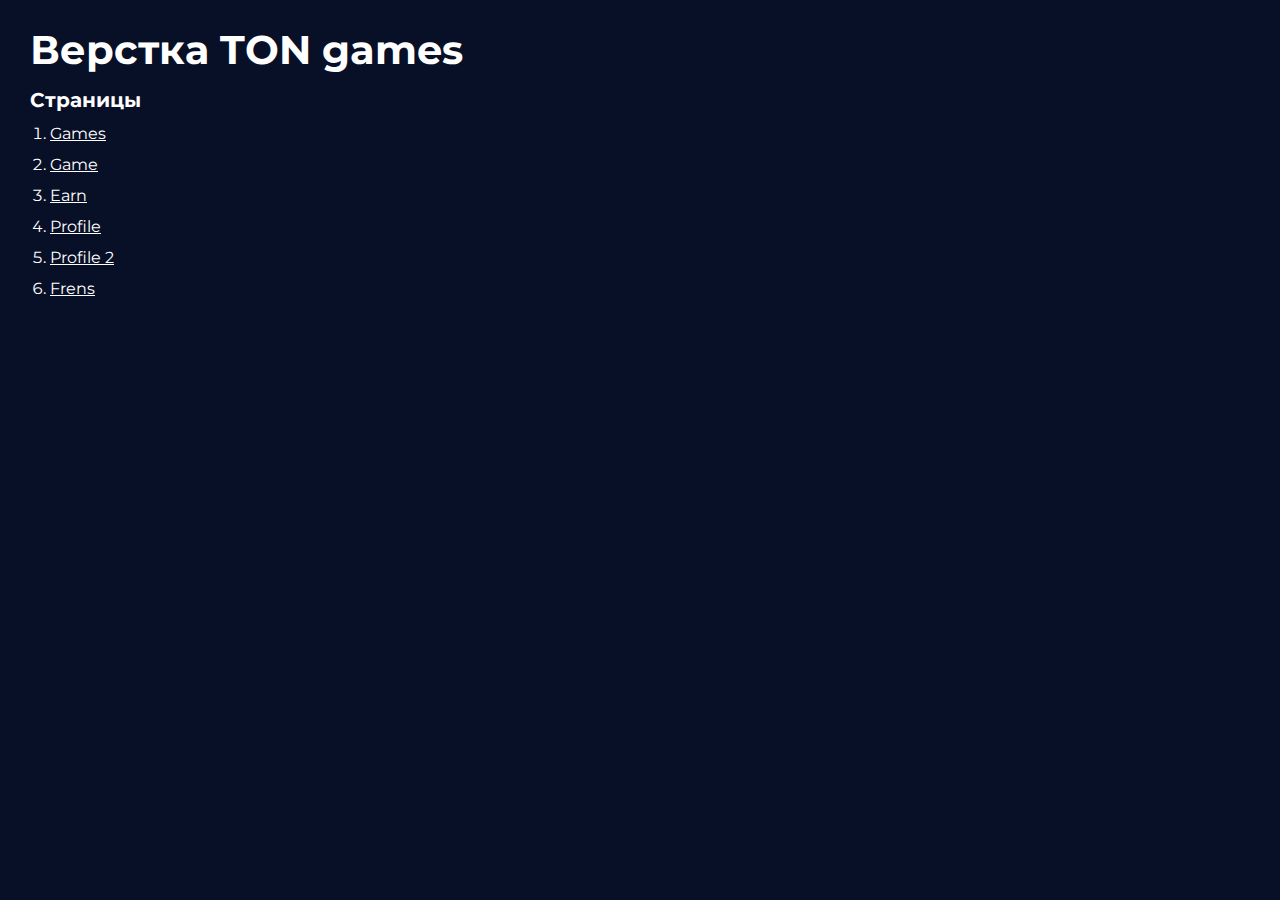
<file: index.html>
<!DOCTYPE html>
<html>

<head>
  <meta charset="UTF-8">
  <meta name="viewport" content="width=device-width, initial-scale=1.0">
  <title>Верстка TON games</title>
</head>

<body>
  <div class="rootpage">
    <h1>Верстка TON games</h1>

    <h2>Страницы</h2>
    <ol class="rootpage__list">
      <li><a target="_blank" href="games.html">Games</a></li>
      <li><a target="_blank" href="game.html">Game</a></li>
      <li><a target="_blank" href="earn.html">Earn</a></li>
      <li><a target="_blank" href="profile.html">Profile</a></li>
      <li><a target="_blank" href="profile_2.html">Profile 2</a></li>
      <li><a target="_blank" href="frens.html">Frens</a></li>

    </ol>

  </div>
</body>
<style>
  @charset "UTF-8";
  @import url("https://fonts.googleapis.com/css?family=Montserrat:regular,700&display=swap");

  *,
  *::before,
  *::after {
    padding: 0px;
    margin: 0px;
    border: 0px;
    box-sizing: border-box;
  }

  html,
  body {
    height: 100%;
    margin: 0;
    padding: 0;
    min-width: 320px;
    width: 100%;
    color: #fff;
    background-color: #081028;
  }

  body {
    font-family: Montserrat;
    font-size: 100%;
    line-height: 1;
    font-size: 16px;
  }

  a {
    text-decoration: underline;
    color: #fff
  }

  a:visited {
    text-decoration: underline;
    color: #ffffff87;
  }

  a:hover {
    text-decoration: none;
  }

  ul li {
    list-style: none;
  }

  img {
    vertical-align: top;
  }

  .wrapper {
    width: 100%;
    min-height: 100%;
    overflow: hidden;
  }

  .rootpage {
    padding: 30px;
    display: flex;
    flex-direction: column;
    align-items: flex-start;
  }

  @media (max-width: 767px) {
    .rootpage {
      padding: 30px 15px;
    }
  }

  h1 {
    color: #fff;
    font-size: 2.5rem;
    margin: 0px 0px 1.25rem 0px;
  }

  @media (max-width: 767px) {
    h1 {
      font-size: 1.85rem;
      margin: 0px 0px 1.25rem 0px;
    }
  }

  h2 {
    color: #fff;
    font-size: 1.25rem;
    margin: 0px 0px 1rem 0px;
  }

  @media (max-width: 767px) {
    h2 {
      font-size: 1.125rem;
      margin: 0px 0px 1rem 0px;
    }
  }

  .rootpage__info {
    line-height: 140%;
    margin: 0px 0px 1.5rem 0px;
  }

  .rootpage__list {
    margin: 0px 0px 2.25rem 1.25rem;
  }

  .rootpage__list li:not(:last-child) {
    margin: 0px 0px 15px 0px;
  }

  .rootpage__contacts,
  .rootpage__tnx {
    border-radius: 200px;
    padding: 20px 65px;
    line-height: 140%;
  }

  @media (max-width: 767px) {

    .rootpage__contacts,
    .rootpage__tnx {
      border-radius: 40px;
      padding: 20px;
    }
  }

  .rootpage__contacts {
    background: #32b5a4;

  }

  .rootpage__contacts a {
    color: #ebe691;
  }

  .rootpage__tnx {
    background: #c22d63;
    margin: 0px 0px 1rem 0px;
  }

</style>

</html>
</file>
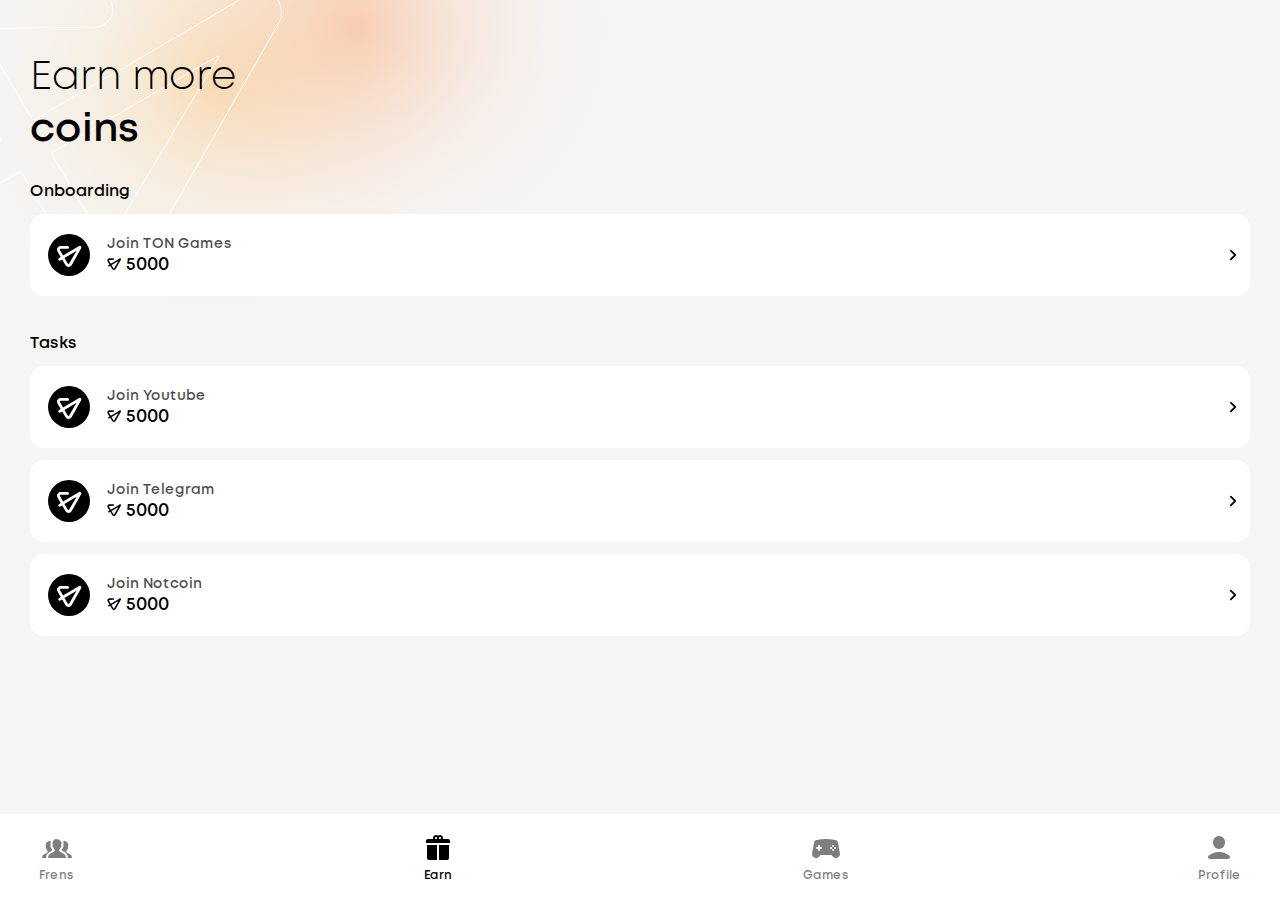
<file: earn.html>
<!DOCTYPE html>
<html lang="en">

<head>
  <meta charset="UTF-8">

   <meta name="viewport" content="width=device-width, initial-scale=1.0, viewport-fit=cover, maximum-scale=1.0, user-scalable=no">
  <!-- <link rel="shortcut icon" href="favicon.ico" type="image/x-icon"> -->
  <meta http-equiv="X-UA-Compatible" content="ie=edge">
  <title>Earn</title>
  <link rel="stylesheet" href="css/main.css">
  <script defer src="js/main.js"></script>
</head>

<body>
  <div class="wrapper">

    <aside class="sidebar">
  <nav class="sidebar__nav nav">
    <ul class="nav__list">
      <li class="nav__item">
        <a href="#" class="nav__link ">
          <svg class="nav__link-icon">
            <use xlink:href="img/sprite.svg#frens"></use>
          </svg>
          <span class="nav__link-text">Frens</span>
        </a>
      </li>
      <li class="nav__item">
        <a href="#" class="nav__link active">
          <svg class="nav__link-icon">
            <use xlink:href="img/sprite.svg#earn"></use>
          </svg>
          <span class="nav__link-text">Earn</span>
        </a>
      </li>
      <li class="nav__item">
        <a href="#" class="nav__link ">
          <svg class="nav__link-icon">
            <use xlink:href="img/sprite.svg#game"></use>
          </svg>
          <span class="nav__link-text">Games</span>
        </a>
      </li>
      <li class="nav__item">
        <a href="#" class="nav__link ">
          <svg class="nav__link-icon">
            <use xlink:href="img/sprite.svg#user"></use>
          </svg>
          <span class="nav__link-text">Profile</span>
        </a>
      </li>

    </ul>

  </nav>

</aside>

    <main class="page page--earn earn">
      <h1 class="earn__title title">Earn more <span class="title__bold">coins</span></h1>
      <div class="earn__block">
        <h2 class="earn__block-title">Onboarding</h2>
        <ul class="earn__items">
          <li class="earn__item item-earn">
            <a href="#" class="item-earn__link">
              <div class="item-earn__img">
                <img class="item-earn__icon" src="./img/svg/ton-white.svg" alt="icon">
              </div>
              <div class="item-earn__content">
                <h3 class="item-earn__title">Join TON Games</h3>
                <div class="item-earn__amount">
                  <img src="./img/svg/ton-black.svg" alt="ton">5000
                </div>
              </div>
              <svg class="item-earn__arrow">
                <use xlink:href="img/sprite.svg#arrow"></use>
              </svg>
            </a>
          </li>
        </ul>
      </div>
      <div class="earn__block">
        <h2 class="earn__block-title">Tasks</h2>
        <ul class="earn__items">

          <li class="earn__item item-earn">
            <a href="#" class="item-earn__link">
              <div class="item-earn__img">
                <img class="item-earn__icon" src="./img/svg/ton-white.svg" alt="icon">
              </div>
              <div class="item-earn__content">
                <h3 class="item-earn__title">Join Youtube</h3>
                <div class="item-earn__amount">
                  <img src="./img/svg/ton-black.svg" alt="ton">5000
                </div>
              </div>
              <svg class="item-earn__arrow">
                <use xlink:href="img/sprite.svg#arrow"></use>
              </svg>
            </a>
          </li>
          <li class="earn__item item-earn">
            <a href="#" class="item-earn__link">
              <div class="item-earn__img">
                <img class="item-earn__icon" src="./img/svg/ton-white.svg" alt="icon">
              </div>
              <div class="item-earn__content">
                <h3 class="item-earn__title">Join Telegram</h3>
                <div class="item-earn__amount">
                  <img src="./img/svg/ton-black.svg" alt="ton">5000
                </div>
              </div>
              <svg class="item-earn__arrow">
                <use xlink:href="img/sprite.svg#arrow"></use>
              </svg>
            </a>
          </li>
          <li class="earn__item item-earn">
            <a href="#" class="item-earn__link">
              <div class="item-earn__img">
                <img class="item-earn__icon" src="./img/svg/ton-white.svg" alt="icon">
              </div>
              <div class="item-earn__content">
                <h3 class="item-earn__title">Join Notcoin</h3>
                <div class="item-earn__amount">
                  <img src="./img/svg/ton-black.svg" alt="ton">5000
                </div>
              </div>
              <svg class="item-earn__arrow">
                <use xlink:href="img/sprite.svg#arrow"></use>
              </svg>
            </a>
          </li>
        </ul>
      </div>
    </main>

  </div>
</body>

</html>
</file>
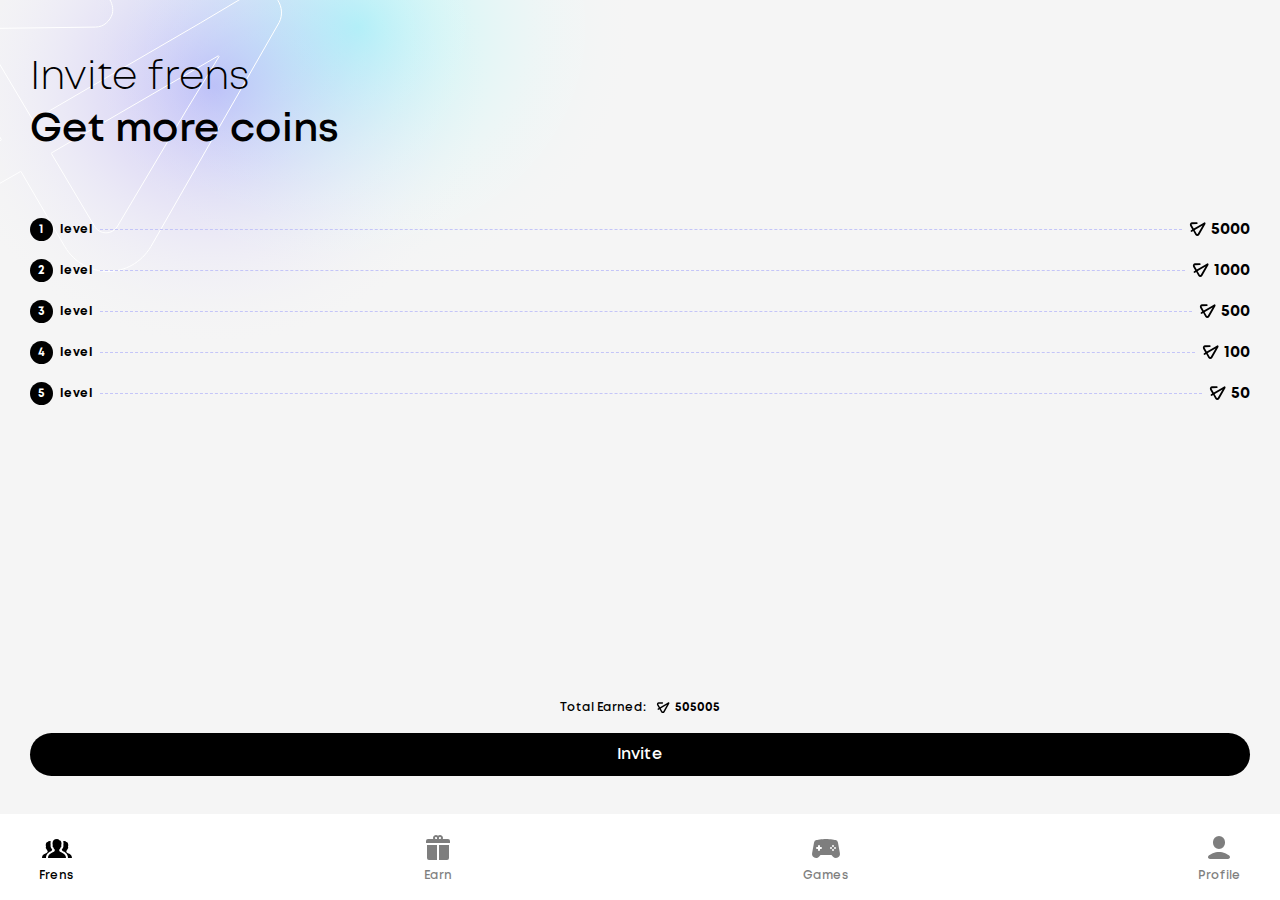
<file: frens.html>
<!DOCTYPE html>
<html lang="en">

<head>
  <meta charset="UTF-8">

   <meta name="viewport" content="width=device-width, initial-scale=1.0, viewport-fit=cover, maximum-scale=1.0, user-scalable=no">
  <!-- <link rel="shortcut icon" href="favicon.ico" type="image/x-icon"> -->
  <meta http-equiv="X-UA-Compatible" content="ie=edge">
  <title>Profile</title>
  <link rel="stylesheet" href="css/main.css">
  <script defer src="js/main.js"></script>
</head>

<body>
  <div class="wrapper">

    <aside class="sidebar">
  <nav class="sidebar__nav nav">
    <ul class="nav__list">
      <li class="nav__item">
        <a href="#" class="nav__link active">
          <svg class="nav__link-icon">
            <use xlink:href="img/sprite.svg#frens"></use>
          </svg>
          <span class="nav__link-text">Frens</span>
        </a>
      </li>
      <li class="nav__item">
        <a href="#" class="nav__link ">
          <svg class="nav__link-icon">
            <use xlink:href="img/sprite.svg#earn"></use>
          </svg>
          <span class="nav__link-text">Earn</span>
        </a>
      </li>
      <li class="nav__item">
        <a href="#" class="nav__link ">
          <svg class="nav__link-icon">
            <use xlink:href="img/sprite.svg#game"></use>
          </svg>
          <span class="nav__link-text">Games</span>
        </a>
      </li>
      <li class="nav__item">
        <a href="#" class="nav__link ">
          <svg class="nav__link-icon">
            <use xlink:href="img/sprite.svg#user"></use>
          </svg>
          <span class="nav__link-text">Profile</span>
        </a>
      </li>

    </ul>

  </nav>

</aside>

    <main class="page frens">
      <div class="frens__header">
        <h1 class="frens__title title">Invite frens <span class="title__bold">Get more coins</span></h1>
        <!-- <a href="#" class="frens__rules">
        <span class="frens__rules-text">rules</span>
        <svg class="frens__rules-arrow">
          <use xlink:href="img/sprite.svg#arrow"></use>
        </svg>
      </a> -->
      </div>

      <ul class="frens__items">
        <li class="frens__item item-frens">
          <div class="item-frens__count">
            <span>1</span>
          </div>
          <p class="item-frens__text">level</p>
          <div class="item-frens__dots"></div>
          <div class="item-frens__amount">
            <img src="./img/svg/ton-black.svg" alt="icon">5000
          </div>
        </li>
        <li class="frens__item item-frens">
          <div class="item-frens__count">
            <span>2</span>
          </div>
          <p class="item-frens__text">level</p>
          <div class="item-frens__dots"></div>
          <div class="item-frens__amount">
            <img src="./img/svg/ton-black.svg" alt="icon">1000
          </div>
        </li>
        <li class="frens__item item-frens">
          <div class="item-frens__count">
            <span>3</span>
          </div>
          <p class="item-frens__text">level</p>
          <div class="item-frens__dots"></div>
          <div class="item-frens__amount">
            <img src="./img/svg/ton-black.svg" alt="icon">500
          </div>
        </li>
        <li class="frens__item item-frens">
          <div class="item-frens__count">
            <span>4</span>
          </div>
          <p class="item-frens__text">level</p>
          <div class="item-frens__dots"></div>
          <div class="item-frens__amount">
            <img src="./img/svg/ton-black.svg" alt="icon">100
          </div>
        </li>
        <li class="frens__item item-frens">
          <div class="item-frens__count">
            <span>5</span>
          </div>
          <p class="item-frens__text">level</p>
          <div class="item-frens__dots"></div>
          <div class="item-frens__amount">
            <img src="./img/svg/ton-black.svg" alt="icon">50
          </div>
        </li>
      </ul>
      <div class="frens__bottom">
        <div class="frens__total">
          <h3 class="frens__total-title">Total Earned: </h3>
          <div class="frens__total-amount">
            <img src="./img/svg/ton-black.svg" alt="icon">505005
          </div>
        </div>
        <button class="frens__button button">Invite</button>
      </div>

    </main>
  </div>
</body>

</html>
</file>
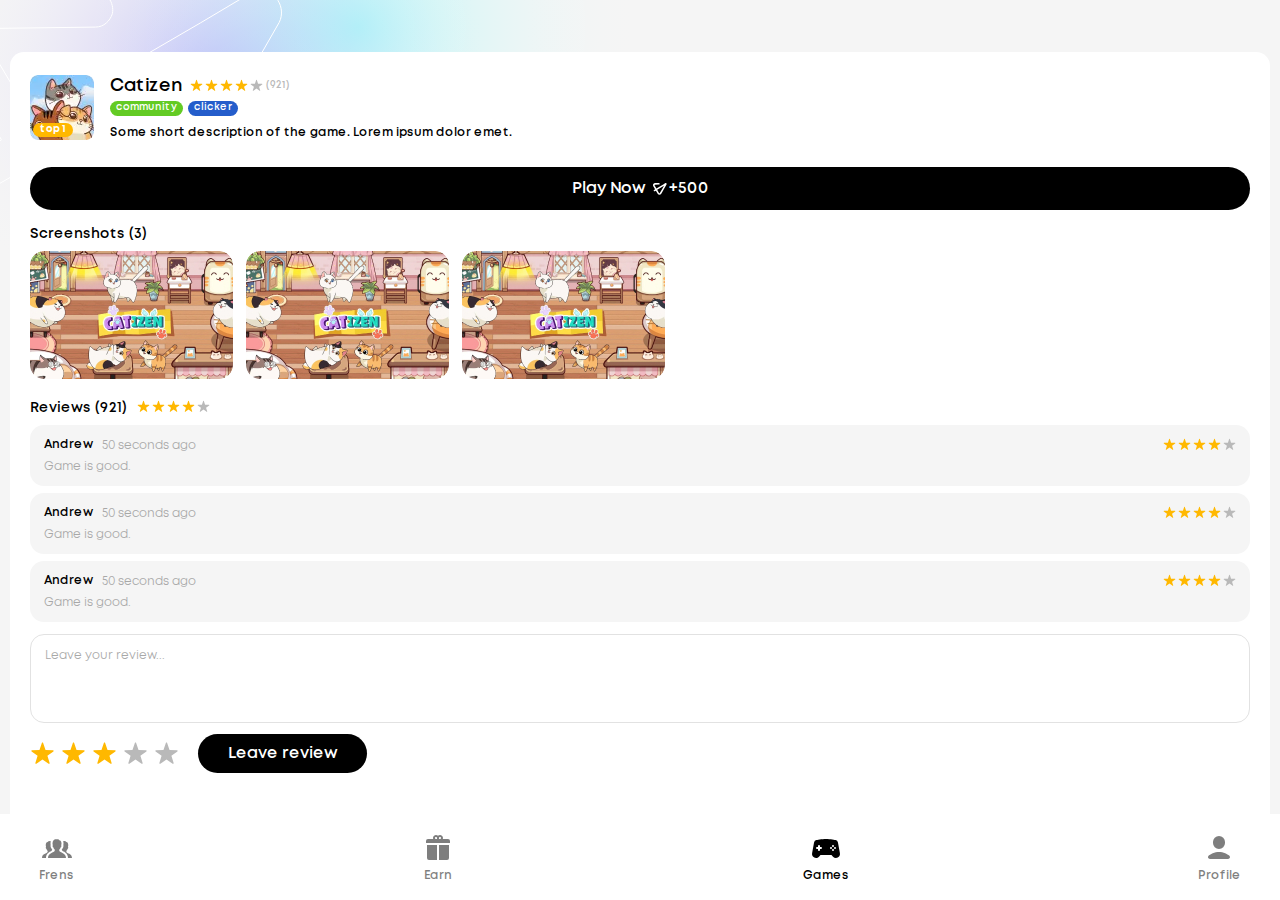
<file: game.html>
<!DOCTYPE html>
<html lang="en">

<head>
  <meta charset="UTF-8">

   <meta name="viewport" content="width=device-width, initial-scale=1.0, viewport-fit=cover, maximum-scale=1.0, user-scalable=no">
  <!-- <link rel="shortcut icon" href="favicon.ico" type="image/x-icon"> -->
  <meta http-equiv="X-UA-Compatible" content="ie=edge">
  <title>Game</title>
  <link rel="stylesheet" href="css/main.css">
  <script defer src="js/main.js"></script>
</head>

<body>
  <div class="wrapper">

    <aside class="sidebar">
  <nav class="sidebar__nav nav">
    <ul class="nav__list">
      <li class="nav__item">
        <a href="#" class="nav__link ">
          <svg class="nav__link-icon">
            <use xlink:href="img/sprite.svg#frens"></use>
          </svg>
          <span class="nav__link-text">Frens</span>
        </a>
      </li>
      <li class="nav__item">
        <a href="#" class="nav__link ">
          <svg class="nav__link-icon">
            <use xlink:href="img/sprite.svg#earn"></use>
          </svg>
          <span class="nav__link-text">Earn</span>
        </a>
      </li>
      <li class="nav__item">
        <a href="#" class="nav__link active">
          <svg class="nav__link-icon">
            <use xlink:href="img/sprite.svg#game"></use>
          </svg>
          <span class="nav__link-text">Games</span>
        </a>
      </li>
      <li class="nav__item">
        <a href="#" class="nav__link ">
          <svg class="nav__link-icon">
            <use xlink:href="img/sprite.svg#user"></use>
          </svg>
          <span class="nav__link-text">Profile</span>
        </a>
      </li>

    </ul>

  </nav>

</aside>

    <main class="page page--game">
      <div class="game">
        <div class="game__item item-games item-games--game">
          <div class="item-games__picture">
            <picture>
              <source srcset="./img/game.webp" type="image/webp">
              <img src="./img/game.jpg" class="item-games__img" width="" height="" alt="">
            </picture>
            <div class="item-games__badge">top 1</div>
          </div>
          <div class="item-games__content">
            <div class="item-games__descr">
              <div class="item-games__descr-top">
                <h2 class="item-games__name">Catizen</h2>
                <div class="item-games__rating rating">
                  <div class="rating__items">
                    <span class="rating__item">
                      <svg class="rating__item-icon filled">
                        <use xlink:href="img/sprite.svg#star"></use>
                      </svg>
                    </span>
                    <span class="rating__item">
                      <svg class="rating__item-icon filled">
                        <use xlink:href="img/sprite.svg#star"></use>
                      </svg>
                    </span>
                    <span class="rating__item">
                      <svg class="rating__item-icon filled">
                        <use xlink:href="img/sprite.svg#star"></use>
                      </svg>
                    </span>
                    <span class="rating__item">
                      <svg class="rating__item-icon filled">
                        <use xlink:href="img/sprite.svg#star"></use>
                      </svg>
                    </span>
                    <span class="rating__item">
                      <svg class="rating__item-icon">
                        <use xlink:href="img/sprite.svg#star"></use>
                      </svg>
                    </span>
                  </div>
                  <div class="rating__comments-amount">(921)</div>
                </div>
              </div>
              <ul class="item-games__descr-tags">
                <li class="item-games__descr-tag item-games__descr-tag--green">community</li>
                <li class="item-games__descr-tag item-games__descr-tag--blue">clicker</li>
              </ul>
            </div>
            <p class="item-games__text">Some short description of the game. Lorem ipsum dolor emet.</p>
          </div>
        </div>
        <button type="button" class="game__play button">
          <span class="game__play-text">Play Now</span>
          <div class="game__play-amount">
            <img src="./img/svg/ton-white.svg" alt="ton">+500
          </div>
        </button>
        <div class="game__screenshots screenshots">
          <h2 class="screenshots__title">Screenshots (3)</h2>
          <ul class="screenshots__items">
            <li class="screenshots__item">
              <img class="screenshots__img" src="./img/screen.jpg" alt="screenshot">
            </li>
            <li class="screenshots__item">
              <img class="screenshots__img" src="./img/screen.jpg" alt="screenshot">
            </li>
            <li class="screenshots__item">
              <img class="screenshots__img" src="./img/screen.jpg" alt="screenshot">
            </li>
          </ul>
        </div>
        <div class="game__reviews reviews">
          <div class="reviews__header">
            <h2 class="reviews__title">Reviews <span class="reviews__amount">(921)</span></h2>
            <div class="reviews__rating rating">
              <div class="rating__items">
                <span class="rating__item">
                  <svg class="rating__item-icon filled">
                    <use xlink:href="img/sprite.svg#star"></use>
                  </svg>
                </span>
                <span class="rating__item">
                  <svg class="rating__item-icon filled">
                    <use xlink:href="img/sprite.svg#star"></use>
                  </svg>
                </span>
                <span class="rating__item">
                  <svg class="rating__item-icon filled">
                    <use xlink:href="img/sprite.svg#star"></use>
                  </svg>
                </span>
                <span class="rating__item">
                  <svg class="rating__item-icon filled">
                    <use xlink:href="img/sprite.svg#star"></use>
                  </svg>
                </span>
                <span class="rating__item">
                  <svg class="rating__item-icon">
                    <use xlink:href="img/sprite.svg#star"></use>
                  </svg>
                </span>
              </div>
            </div>
          </div>
          <ul class="reviews__items">
            <li class="reviews__item item-reviews">
              <div class="item-reviews__content">
                <div class="item-reviews__header">
                  <span class="item-reviews__author">Andrew</span>
                  <span class="item-reviews__date">50 seconds ago</span>
                </div>
                <p class="item-reviews__text">
                  Game is good.
                </p>
              </div>
              <div class="item-reviews__rating rating">
                <div class="rating__items">
                  <span class="rating__item">
                    <svg class="rating__item-icon filled">
                      <use xlink:href="img/sprite.svg#star"></use>
                    </svg>
                  </span>
                  <span class="rating__item">
                    <svg class="rating__item-icon filled">
                      <use xlink:href="img/sprite.svg#star"></use>
                    </svg>
                  </span>
                  <span class="rating__item">
                    <svg class="rating__item-icon filled">
                      <use xlink:href="img/sprite.svg#star"></use>
                    </svg>
                  </span>
                  <span class="rating__item">
                    <svg class="rating__item-icon filled">
                      <use xlink:href="img/sprite.svg#star"></use>
                    </svg>
                  </span>
                  <span class="rating__item">
                    <svg class="rating__item-icon">
                      <use xlink:href="img/sprite.svg#star"></use>
                    </svg>
                  </span>
                </div>
              </div>
            </li>
            <li class="reviews__item item-reviews">
              <div class="item-reviews__content">
                <div class="item-reviews__header">
                  <span class="item-reviews__author">Andrew</span>
                  <span class="item-reviews__date">50 seconds ago</span>
                </div>
                <p class="item-reviews__text">
                  Game is good.
                </p>
              </div>
              <div class="item-reviews__rating rating">
                <div class="rating__items">
                  <span class="rating__item">
                    <svg class="rating__item-icon filled">
                      <use xlink:href="img/sprite.svg#star"></use>
                    </svg>
                  </span>
                  <span class="rating__item">
                    <svg class="rating__item-icon filled">
                      <use xlink:href="img/sprite.svg#star"></use>
                    </svg>
                  </span>
                  <span class="rating__item">
                    <svg class="rating__item-icon filled">
                      <use xlink:href="img/sprite.svg#star"></use>
                    </svg>
                  </span>
                  <span class="rating__item">
                    <svg class="rating__item-icon filled">
                      <use xlink:href="img/sprite.svg#star"></use>
                    </svg>
                  </span>
                  <span class="rating__item">
                    <svg class="rating__item-icon">
                      <use xlink:href="img/sprite.svg#star"></use>
                    </svg>
                  </span>
                </div>
              </div>
            </li>
            <li class="reviews__item item-reviews">
              <div class="item-reviews__content">
                <div class="item-reviews__header">
                  <span class="item-reviews__author">Andrew</span>
                  <span class="item-reviews__date">50 seconds ago</span>
                </div>
                <p class="item-reviews__text">
                  Game is good.
                </p>
              </div>
              <div class="item-reviews__rating rating">
                <div class="rating__items">
                  <span class="rating__item">
                    <svg class="rating__item-icon filled">
                      <use xlink:href="img/sprite.svg#star"></use>
                    </svg>
                  </span>
                  <span class="rating__item">
                    <svg class="rating__item-icon filled">
                      <use xlink:href="img/sprite.svg#star"></use>
                    </svg>
                  </span>
                  <span class="rating__item">
                    <svg class="rating__item-icon filled">
                      <use xlink:href="img/sprite.svg#star"></use>
                    </svg>
                  </span>
                  <span class="rating__item">
                    <svg class="rating__item-icon filled">
                      <use xlink:href="img/sprite.svg#star"></use>
                    </svg>
                  </span>
                  <span class="rating__item">
                    <svg class="rating__item-icon">
                      <use xlink:href="img/sprite.svg#star"></use>
                    </svg>
                  </span>
                </div>
              </div>
            </li>
          </ul>
          <textarea class="reviews__textarea" placeholder="Leave your review..."></textarea>
          <div class="reviews__actions">
            <div class="reviews__rating-group rating-group">
            <div class="rating-group__items">
              <input class="rating-group__item" type="radio" name="rating" value="5" id="5" /><label
                class="rating-group__label"
                for="5"></label>
              <input class="rating-group__item" type="radio" name="rating" value="4" id="4" /><label class="rating-group__label"
                for="4"></label>
              <input class="rating-group__item" type="radio" name="rating" value="3" id="3" checked /><label
                class="rating-group__label" for="3"></label>
              <input class="rating-group__item" type="radio" name="rating" value="2" id="2" /><label class="rating-group__label"
                for="2"></label>
              <input class="rating-group__item" type="radio" name="rating" value="1" id="1" /><label class="rating-group__label"
                for="1"></label>

            </div>
            </div>
            <button type="button" class="reviews__btn button">Leave review</button>
          </div>
        </div>
      </div>

    </main>
  </div>
</body>

</html>
</file>
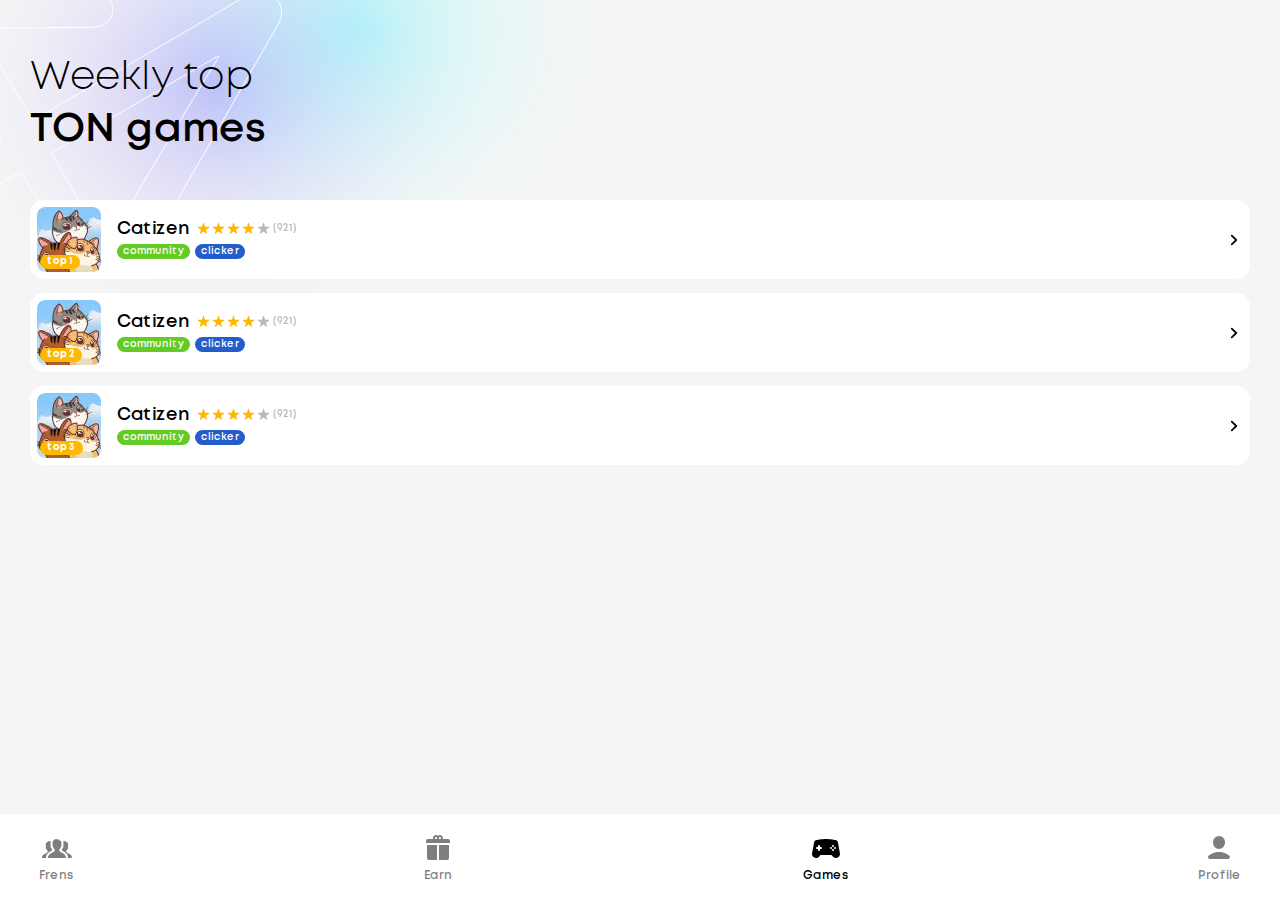
<file: games.html>
<!DOCTYPE html>
<html lang="en">

<head>
  <meta charset="UTF-8">

   <meta name="viewport" content="width=device-width, initial-scale=1.0, viewport-fit=cover, maximum-scale=1.0, user-scalable=no">
  <!-- <link rel="shortcut icon" href="favicon.ico" type="image/x-icon"> -->
  <meta http-equiv="X-UA-Compatible" content="ie=edge">
  <title>Games</title>
  <link rel="stylesheet" href="css/main.css">
  <script defer src="js/main.js"></script>
</head>

<body>
  <div class="wrapper">

    <aside class="sidebar">
  <nav class="sidebar__nav nav">
    <ul class="nav__list">
      <li class="nav__item">
        <a href="#" class="nav__link ">
          <svg class="nav__link-icon">
            <use xlink:href="img/sprite.svg#frens"></use>
          </svg>
          <span class="nav__link-text">Frens</span>
        </a>
      </li>
      <li class="nav__item">
        <a href="#" class="nav__link ">
          <svg class="nav__link-icon">
            <use xlink:href="img/sprite.svg#earn"></use>
          </svg>
          <span class="nav__link-text">Earn</span>
        </a>
      </li>
      <li class="nav__item">
        <a href="#" class="nav__link active">
          <svg class="nav__link-icon">
            <use xlink:href="img/sprite.svg#game"></use>
          </svg>
          <span class="nav__link-text">Games</span>
        </a>
      </li>
      <li class="nav__item">
        <a href="#" class="nav__link ">
          <svg class="nav__link-icon">
            <use xlink:href="img/sprite.svg#user"></use>
          </svg>
          <span class="nav__link-text">Profile</span>
        </a>
      </li>

    </ul>

  </nav>

</aside>

    <main class="page games">
      <h1 class="games__title title">Weekly top <span class="title__bold">TON games</span></h1>
      <ul class="games__items">
        <li class="games__item item-games">
          <a href="#" class="item-games__link">
            <div class="item-games__picture">
              <picture>
                <source srcset="./img/game.webp" type="image/webp">
                <img src="./img/game.jpg" class="item-games__img" width="" height="" alt="">
              </picture>
              <div class="item-games__badge">top 1</div>
            </div>
            <div class="item-games__content">
              <div class="item-games__descr">
                <div class="item-games__descr-top">
                  <h2 class="item-games__name">Catizen</h2>
                  <div class="item-games__rating rating">
                    <div class="rating__items">
                      <span class="rating__item">
                        <svg class="rating__item-icon filled">
                          <use xlink:href="img/sprite.svg#star"></use>
                        </svg>
                      </span>
                      <span class="rating__item">
                        <svg class="rating__item-icon filled">
                          <use xlink:href="img/sprite.svg#star"></use>
                        </svg>
                      </span>
                      <span class="rating__item">
                        <svg class="rating__item-icon filled">
                          <use xlink:href="img/sprite.svg#star"></use>
                        </svg>
                      </span>
                      <span class="rating__item">
                        <svg class="rating__item-icon filled">
                          <use xlink:href="img/sprite.svg#star"></use>
                        </svg>
                      </span>
                      <span class="rating__item">
                        <svg class="rating__item-icon">
                          <use xlink:href="img/sprite.svg#star"></use>
                        </svg>
                      </span>
                    </div>
                    <div class="rating__comments-amount">(921)</div>
                  </div>
                </div>
                <ul class="item-games__descr-tags">
                  <li class="item-games__descr-tag item-games__descr-tag--green">community</li>
                  <li class="item-games__descr-tag item-games__descr-tag--blue">clicker</li>
                </ul>
              </div>
            </div>
            <svg class="item-games__arrow">
              <use xlink:href="img/sprite.svg#arrow"></use>
            </svg>
          </a>
        </li>
        <li class="games__item item-games">
          <a href="#" class="item-games__link">
            <div class="item-games__picture">
              <picture>
                <source srcset="./img/game.webp" type="image/webp">
                <img src="./img/game.jpg" class="item-games__img" width="" height="" alt="">
              </picture>
              <div class="item-games__badge">top 2</div>
            </div>
            <div class="item-games__content">
              <div class="item-games__descr">
                <div class="item-games__descr-top">
                  <h2 class="item-games__name">Catizen</h2>
                  <div class="item-games__rating rating">
                    <div class="rating__items">
                      <span class="rating__item">
                        <svg class="rating__item-icon filled">
                          <use xlink:href="img/sprite.svg#star"></use>
                        </svg>
                      </span>
                      <span class="rating__item">
                        <svg class="rating__item-icon filled">
                          <use xlink:href="img/sprite.svg#star"></use>
                        </svg>
                      </span>
                      <span class="rating__item">
                        <svg class="rating__item-icon filled">
                          <use xlink:href="img/sprite.svg#star"></use>
                        </svg>
                      </span>
                      <span class="rating__item">
                        <svg class="rating__item-icon filled">
                          <use xlink:href="img/sprite.svg#star"></use>
                        </svg>
                      </span>
                      <span class="rating__item">
                        <svg class="rating__item-icon">
                          <use xlink:href="img/sprite.svg#star"></use>
                        </svg>
                      </span>
                    </div>
                    <div class="rating__comments-amount">(921)</div>
                  </div>
                </div>
                <ul class="item-games__descr-tags">
                  <li class="item-games__descr-tag item-games__descr-tag--green">community</li>
                  <li class="item-games__descr-tag item-games__descr-tag--blue">clicker</li>
                </ul>
              </div>
            </div>
            <svg class="item-games__arrow">
              <use xlink:href="img/sprite.svg#arrow"></use>
            </svg>
          </a>
        </li>
        <li class="games__item item-games">
          <a href="#" class="item-games__link">
            <div class="item-games__picture">
              <picture>
                <source srcset="./img/game.webp" type="image/webp">
                <img src="./img/game.jpg" class="item-games__img" width="" height="" alt="">
              </picture>
              <div class="item-games__badge">top 3</div>
            </div>
            <div class="item-games__content">
              <div class="item-games__descr">
                <div class="item-games__descr-top">
                  <h2 class="item-games__name">Catizen</h2>
                  <div class="item-games__rating rating">
                    <div class="rating__items">
                      <span class="rating__item">
                        <svg class="rating__item-icon filled">
                          <use xlink:href="img/sprite.svg#star"></use>
                        </svg>
                      </span>
                      <span class="rating__item">
                        <svg class="rating__item-icon filled">
                          <use xlink:href="img/sprite.svg#star"></use>
                        </svg>
                      </span>
                      <span class="rating__item">
                        <svg class="rating__item-icon filled">
                          <use xlink:href="img/sprite.svg#star"></use>
                        </svg>
                      </span>
                      <span class="rating__item">
                        <svg class="rating__item-icon filled">
                          <use xlink:href="img/sprite.svg#star"></use>
                        </svg>
                      </span>
                      <span class="rating__item">
                        <svg class="rating__item-icon">
                          <use xlink:href="img/sprite.svg#star"></use>
                        </svg>
                      </span>
                    </div>
                    <div class="rating__comments-amount">(921)</div>
                  </div>
                </div>
                <ul class="item-games__descr-tags">
                  <li class="item-games__descr-tag item-games__descr-tag--green">community</li>
                  <li class="item-games__descr-tag item-games__descr-tag--blue">clicker</li>
                </ul>
              </div>
            </div>
            <svg class="item-games__arrow">
              <use xlink:href="img/sprite.svg#arrow"></use>
            </svg>
          </a>
        </li>
      </ul>
    </main>

  </div>
</body>

</html>
</file>
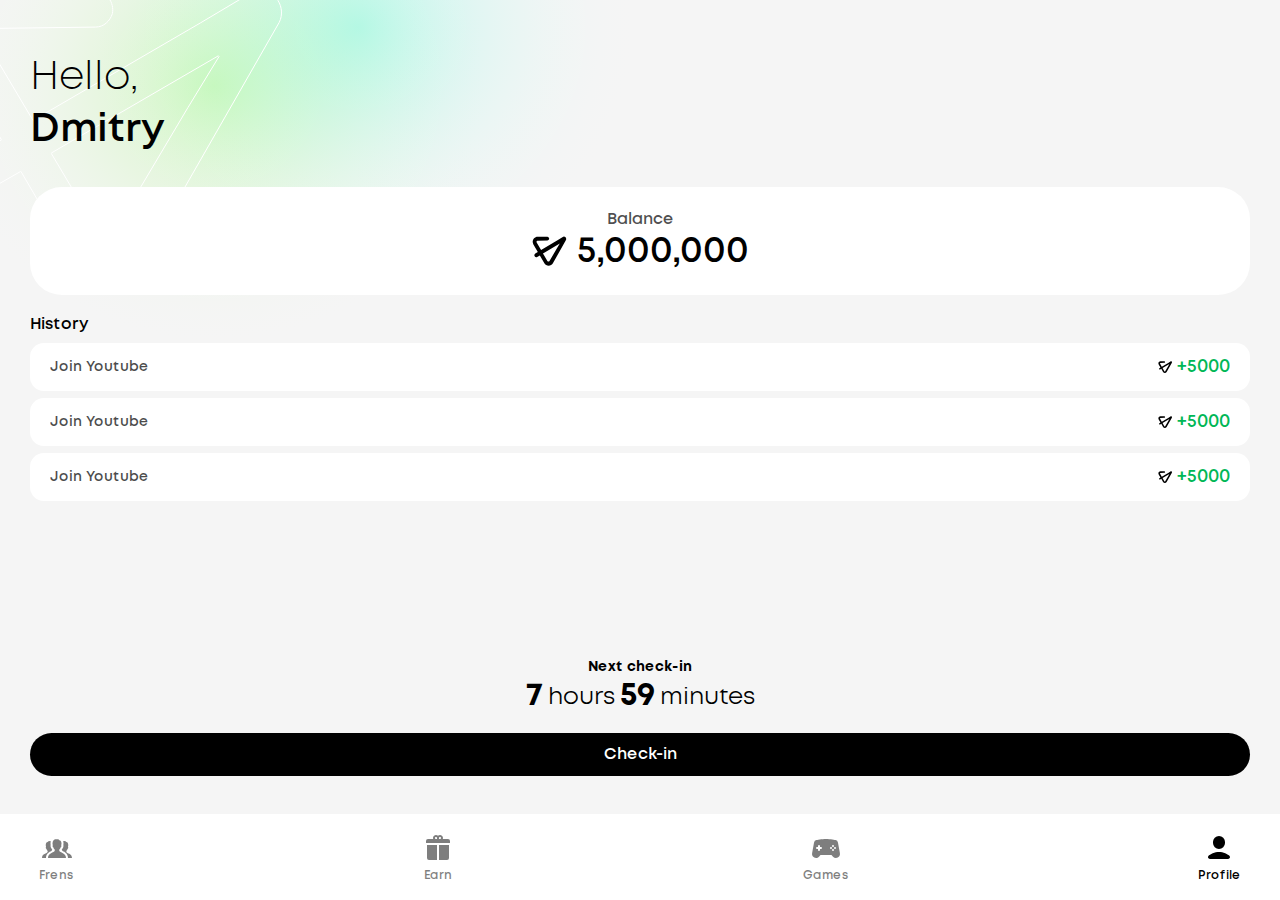
<file: profile.html>
<!DOCTYPE html>
<html lang="en">

<head>
  <meta charset="UTF-8">

   <meta name="viewport" content="width=device-width, initial-scale=1.0, viewport-fit=cover, maximum-scale=1.0, user-scalable=no">
  <!-- <link rel="shortcut icon" href="favicon.ico" type="image/x-icon"> -->
  <meta http-equiv="X-UA-Compatible" content="ie=edge">
  <title>Profile</title>
  <link rel="stylesheet" href="css/main.css">
  <script defer src="js/main.js"></script>
</head>

<body>
  <div class="wrapper">

    <aside class="sidebar">
  <nav class="sidebar__nav nav">
    <ul class="nav__list">
      <li class="nav__item">
        <a href="#" class="nav__link ">
          <svg class="nav__link-icon">
            <use xlink:href="img/sprite.svg#frens"></use>
          </svg>
          <span class="nav__link-text">Frens</span>
        </a>
      </li>
      <li class="nav__item">
        <a href="#" class="nav__link ">
          <svg class="nav__link-icon">
            <use xlink:href="img/sprite.svg#earn"></use>
          </svg>
          <span class="nav__link-text">Earn</span>
        </a>
      </li>
      <li class="nav__item">
        <a href="#" class="nav__link ">
          <svg class="nav__link-icon">
            <use xlink:href="img/sprite.svg#game"></use>
          </svg>
          <span class="nav__link-text">Games</span>
        </a>
      </li>
      <li class="nav__item">
        <a href="#" class="nav__link active">
          <svg class="nav__link-icon">
            <use xlink:href="img/sprite.svg#user"></use>
          </svg>
          <span class="nav__link-text">Profile</span>
        </a>
      </li>

    </ul>

  </nav>

</aside>

    <main class="page page--profile profile">
      <h1 class="profile__title title">Hello, <span class="title__bold">Dmitry</span></h1>
      <div class="profile__balance balance">
        <h2 class="balance__title">Balance</h2>
        <div class="balance__amount">
          <img src="./img/svg/ton-black.svg" alt="ton">5,000,000
        </div>
      </div>
      <div class="profile__history">
        <h2 class="profile__history-title">History</h2>
        <ul class="profile__history-items">
          <li class="profile__history-item item-history">
            <h3 class="item-history__title">Join Youtube</h3>
            <div class="item-history__amount">
              <img src="./img/svg/ton-black.svg" alt="ton">+5000
            </div>
          </li>
          <li class="profile__history-item item-history">
            <h3 class="item-history__title">Join Youtube</h3>
            <div class="item-history__amount">
              <img src="./img/svg/ton-black.svg" alt="ton">+5000
            </div>
          </li>
          <li class="profile__history-item item-history">
            <h3 class="item-history__title">Join Youtube</h3>
            <div class="item-history__amount">
              <img src="./img/svg/ton-black.svg" alt="ton">+5000
            </div>
          </li>
        </ul>
      </div>
      <div class="profile__bottom">
        <div class="profile__check-in">
          <h3 class="profile__check-in-title">Next check-in</h3>
          <div class="profile__check-in-timer timer">
            <span class="timer__value">7</span>
            <span class="timer__unit">hours</span>
            <span class="timer__value">59</span>
            <span class="timer__unit">minutes</span>
          </div>
        </div>
        <button type="button" class="profile__button button">Check-in</button>
      </div>
    </main>
  </div>
</body>

</html>
</file>
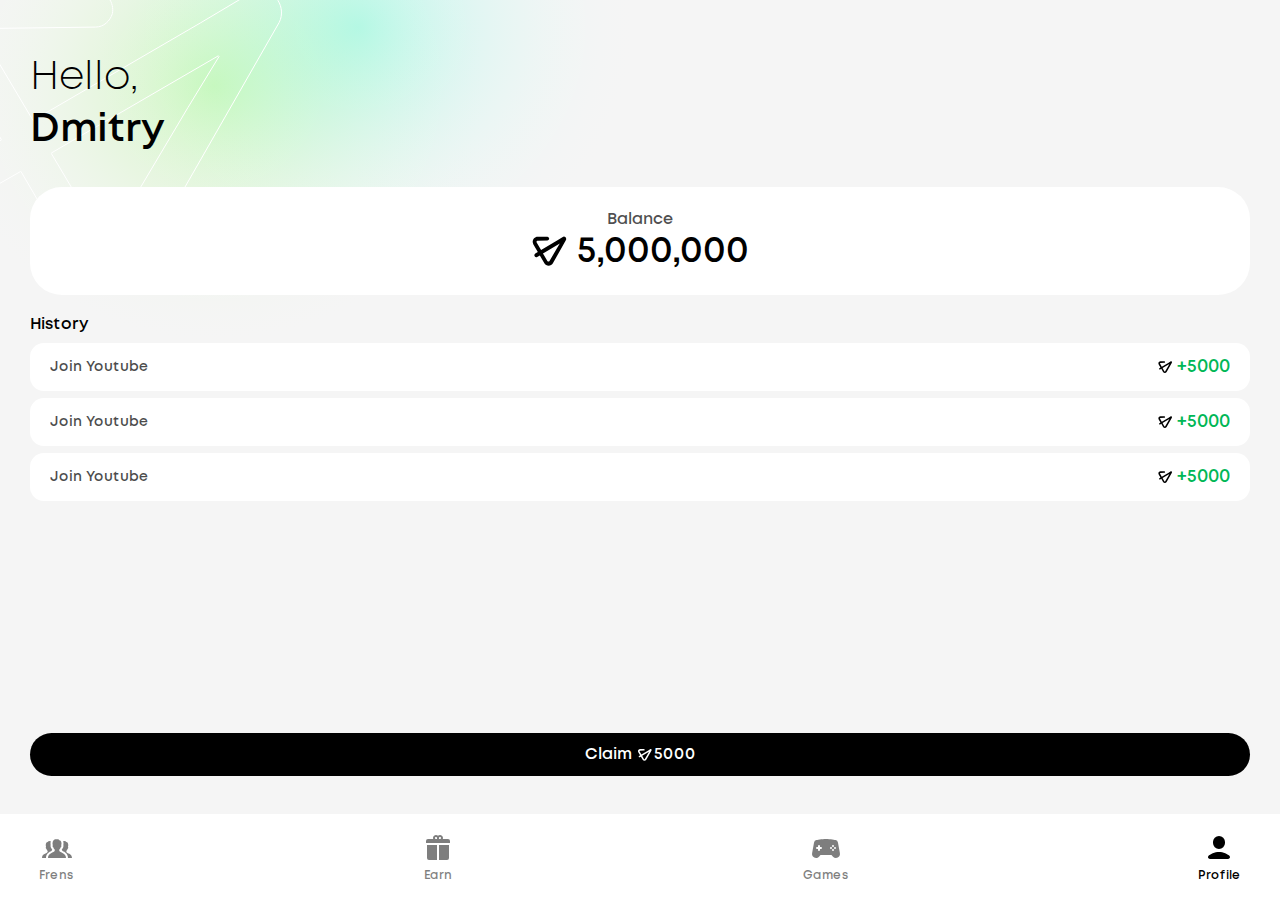
<file: profile_2.html>
<!DOCTYPE html>
<html lang="en">

<head>
  <meta charset="UTF-8">

   <meta name="viewport" content="width=device-width, initial-scale=1.0, viewport-fit=cover, maximum-scale=1.0, user-scalable=no">
  <!-- <link rel="shortcut icon" href="favicon.ico" type="image/x-icon"> -->
  <meta http-equiv="X-UA-Compatible" content="ie=edge">
  <title>Profile</title>
  <link rel="stylesheet" href="css/main.css">
  <script defer src="js/main.js"></script>
</head>

<body>
  <div class="wrapper">

    <aside class="sidebar">
  <nav class="sidebar__nav nav">
    <ul class="nav__list">
      <li class="nav__item">
        <a href="#" class="nav__link ">
          <svg class="nav__link-icon">
            <use xlink:href="img/sprite.svg#frens"></use>
          </svg>
          <span class="nav__link-text">Frens</span>
        </a>
      </li>
      <li class="nav__item">
        <a href="#" class="nav__link ">
          <svg class="nav__link-icon">
            <use xlink:href="img/sprite.svg#earn"></use>
          </svg>
          <span class="nav__link-text">Earn</span>
        </a>
      </li>
      <li class="nav__item">
        <a href="#" class="nav__link ">
          <svg class="nav__link-icon">
            <use xlink:href="img/sprite.svg#game"></use>
          </svg>
          <span class="nav__link-text">Games</span>
        </a>
      </li>
      <li class="nav__item">
        <a href="#" class="nav__link active">
          <svg class="nav__link-icon">
            <use xlink:href="img/sprite.svg#user"></use>
          </svg>
          <span class="nav__link-text">Profile</span>
        </a>
      </li>

    </ul>

  </nav>

</aside>

    <main class="page page--profile profile">
      <h1 class="profile__title title">Hello, <span class="title__bold">Dmitry</span></h1>
      <div class="profile__balance balance">
        <h2 class="balance__title">Balance</h2>
        <div class="balance__amount">
          <img src="./img/svg/ton-black.svg" alt="ton">5,000,000
        </div>
      </div>
      <div class="profile__history">
        <h2 class="profile__history-title">History</h2>
        <ul class="profile__history-items">
          <li class="profile__history-item item-history">
            <h3 class="item-history__title">Join Youtube</h3>
            <div class="item-history__amount">
              <img src="./img/svg/ton-black.svg" alt="ton">+5000
            </div>
          </li>
          <li class="profile__history-item item-history">
            <h3 class="item-history__title">Join Youtube</h3>
            <div class="item-history__amount">
              <img src="./img/svg/ton-black.svg" alt="ton">+5000
            </div>
          </li>
          <li class="profile__history-item item-history">
            <h3 class="item-history__title">Join Youtube</h3>
            <div class="item-history__amount">
              <img src="./img/svg/ton-black.svg" alt="ton">+5000
            </div>
          </li>
        </ul>
      </div>
      <div class="profile__bottom">
        <button type="button" class="profile__button button">
          <span class="profile__button-text">Claim</span>
          <div class="profile__button-amount">
            <img src="./img/svg/ton-white.svg" alt="ton">5000
          </div>
        </button>
      </div>
    </main>
  </div>
</body>

</html>
</file>
<file: css/main.css>
@charset "UTF-8";
:root {
  --font-family: "Mont";
  --main-color: #000;
  --white: #fff;
  --green: #00b756;
  --grey: #a8a8a8;
}

/* stylelint-disable */
/* stylelint-disable */
/* stylelint-disable */
.custom-checkbox__field:checked + .custom-checkbox__content::after {
  opacity: 1;
}

.custom-checkbox__field:focus + .custom-checkbox__content::before {
  outline: 2px solid #f00;
  outline-offset: 2px;
}

.custom-checkbox__field:disabled + .custom-checkbox__content {
  opacity: 0.4;
  pointer-events: none;
}

/* stylelint-disable */
/* stylelint-disable */
/* stylelint-disable value-keyword-case */
@font-face {
  font-family: "Mont";
  src: url("../fonts/../fonts/Mont-Bold.woff2") format("woff2");
  font-weight: 700;
  font-display: swap;
  font-style: normal;
}
@font-face {
  font-family: "Mont";
  src: url("../fonts/../fonts/Mont-Book.woff2") format("woff2");
  font-weight: 500;
  font-display: swap;
  font-style: normal;
}
@font-face {
  font-family: "Mont";
  src: url("../fonts/../fonts/Mont-Light.woff2") format("woff2");
  font-weight: 300;
  font-display: swap;
  font-style: normal;
}
@font-face {
  font-family: "Mont";
  src: url("../fonts/../fonts/Mont-Regular.woff2") format("woff2");
  font-weight: 400;
  font-display: swap;
  font-style: normal;
}
@font-face {
  font-family: "Mont";
  src: url("../fonts/../fonts/Mont-SemiBold.woff2") format("woff2");
  font-weight: 600;
  font-display: swap;
  font-style: normal;
}
* {
  padding: 0px;
  margin: 0px;
  border: 0px;
}

*,
*::before,
*::after {
  -webkit-box-sizing: border-box;
  box-sizing: border-box;
}

*::before,
*::after {
  display: inline-block;
}

img {
  vertical-align: top;
}

h1,
h2,
h3,
h4,
h5,
h6 {
  font-weight: inherit;
  font-size: inherit;
}

ul li {
  list-style: none;
}

a {
  display: inline-block;
  color: inherit;
  text-decoration: none;
}

input,
button,
textarea {
  font-family: var(--font-family, sans-serif);
  font-size: inherit;
  line-height: inherit;
  color: inherit;
  background-color: transparent;
}

input,
textarea {
  width: 100%;
}

button,
select,
option {
  cursor: pointer;
}

html,
body {
  height: 100%;
  min-width: 320px;
}

body {
  color: var(--main-color);
  line-height: 1;
  font-family: var(--font-family, sans-serif);
  font-size: 16px;
  -ms-text-size-adjust: 100%;
  -moz-text-size-adjust: 100%;
  -webkit-text-size-adjust: 100%;
  -webkit-font-smoothing: antialiased;
  -moz-osx-font-smoothing: grayscale;
  -webkit-user-select: none;
  /* Отключить выделение текста */
  -webkit-touch-callout: none;
  padding: env(safe-area-inset-top) env(safe-area-inset-right) env(safe-area-inset-bottom) env(safe-area-inset-left);
  /* Поддержка безопасных зон */
  /* Отключить контекстное меню */
}

input {
  -webkit-appearance: none;
  -moz-appearance: none;
  appearance: none;
  border: none;
  border-radius: 0;
}
input::-webkit-search-decoration, input::-webkit-search-cancel-button, input::-webkit-search-results-button, input::-webkit-search-results-decoration {
  display: none;
}

html {
  height: 100%;
  font-family: var(--font-family, sans-serif);
  color: var(--main-color);
  -webkit-text-size-adjust: 100%;
}

body {
  background-color: #f5f5f5;
}

.wrapper {
  overflow: hidden;
  position: relative;
  min-height: 100%;
  display: -webkit-box;
  display: -ms-flexbox;
  display: flex;
  -webkit-box-orient: vertical;
  -webkit-box-direction: normal;
  -ms-flex-direction: column;
  flex-direction: column;
}

.page {
  padding: 52px 30px 124px;
  -webkit-box-flex: 1;
  -ms-flex: 1 1 auto;
  flex: 1 1 auto;
  position: relative;
  display: -webkit-box;
  display: -ms-flexbox;
  display: flex;
  -webkit-box-orient: vertical;
  -webkit-box-direction: normal;
  -ms-flex-direction: column;
  flex-direction: column;
  background: url("../img/svg/ton.svg") -50px -11px/332px 283px no-repeat;
}
@media (max-width: 375px) {
  .page {
    padding: 52px 16px 120px;
  }
}
.page--game {
  padding: 52px 10px 0px;
}
.page::after {
  content: "";
  position: absolute;
  background: url("../img/svg/ellipse1.svg") 0 0/contain no-repeat;
  z-index: -3;
  width: 574px;
  height: 538px;
  top: 0;
  left: 0;
  -webkit-transform: translate(-73px, -183px);
  -ms-transform: translate(-73px, -183px);
  transform: translate(-73px, -183px);
}
.page::before {
  content: "";
  position: absolute;
  background: url("../img/svg/ellipse2.svg") 0 0/contain no-repeat;
  z-index: -2;
  width: 574px;
  height: 538px;
  top: 0;
  left: 0;
  -webkit-transform: translate(71px, -242px);
  -ms-transform: translate(71px, -242px);
  transform: translate(71px, -242px);
}
.page--earn::after {
  background: url("../img/svg/ellipse3.svg") 0 0/contain no-repeat;
}
.page--earn::before {
  background: url("../img/svg/ellipse4.svg") 0 0/contain no-repeat;
}
.page--profile::after {
  background: url("../img/svg/ellipse5.svg") 0 0/contain no-repeat;
}
.page--profile::before {
  background: url("../img/svg/ellipse6.svg") 0 0/contain no-repeat;
}

.button {
  display: -webkit-inline-box;
  display: -ms-inline-flexbox;
  display: inline-flex;
  width: 100%;
  min-height: 43px;
  -webkit-box-align: center;
  -ms-flex-align: center;
  align-items: center;
  -webkit-box-pack: center;
  -ms-flex-pack: center;
  justify-content: center;
  border-radius: 33px;
  background: var(--main-color);
  color: var(--white);
  font-size: 16px;
  font-weight: 600;
}

.title {
  font-size: 40px;
  font-weight: 300;
  line-height: 1.3;
}
.title__bold {
  display: block;
  font-weight: 600;
}
@media (max-width: 375px) {
  .title {
    font-size: 35px;
  }
}

.rating {
  display: -webkit-box;
  display: -ms-flexbox;
  display: flex;
  -webkit-box-orient: horizontal;
  -webkit-box-direction: normal;
  -ms-flex-direction: row;
  flex-direction: row;
  gap: 3px;
  -webkit-box-align: center;
  -ms-flex-align: center;
  align-items: center;
}
.rating__items {
  display: -webkit-box;
  display: -ms-flexbox;
  display: flex;
  -webkit-box-orient: horizontal;
  -webkit-box-direction: normal;
  -ms-flex-direction: row;
  flex-direction: row;
  -webkit-box-align: center;
  -ms-flex-align: center;
  align-items: center;
  gap: 2px;
  -webkit-transform: translate(0px, -1px);
  -ms-transform: translate(0px, -1px);
  transform: translate(0px, -1px);
}
.rating__item {
  font-size: 0;
}
.rating__item-icon {
  width: 13px;
  height: 12px;
  fill: #b9b9b9;
}
.rating__item-icon.filled {
  fill: #ffb800;
}
.rating__comments-amount {
  font-weight: 600;
  font-size: 10px;
  text-align: right;
  color: #b9b9b9;
}

.rating-group__items {
  display: -webkit-box;
  display: -ms-flexbox;
  display: flex;
  -webkit-box-orient: horizontal;
  -webkit-box-direction: reverse;
  -ms-flex-direction: row-reverse;
  flex-direction: row-reverse;
  -webkit-box-pack: center;
  -ms-flex-pack: center;
  justify-content: center;
  gap: 3px;
}
@media (max-width: 375px) {
  .rating-group__items {
    gap: 1px;
  }
}
.rating-group__item {
  opacity: 0;
  width: 0;
  cursor: pointer;
}
.rating-group__item:checked ~ .rating-group__label {
  background: url("../img/svg/star-filled.svg") 0 0/25px no-repeat;
}
.rating-group__item:focus + .rating-group__label {
  background: url("../img/svg/star-filled.svg") 0 0/25px no-repeat;
}
.rating-group__label {
  cursor: pointer;
  width: 25px;
  height: 25px;
  background: url("../img/svg/star.svg") 0 0/25px no-repeat;
}

.sidebar {
  display: -webkit-box;
  display: -ms-flexbox;
  display: flex;
  -webkit-box-orient: horizontal;
  -webkit-box-direction: normal;
  -ms-flex-direction: row;
  flex-direction: row;
  -webkit-box-align: center;
  -ms-flex-align: center;
  align-items: center;
  background: var(--white);
  padding: 26px 39px;
  position: fixed;
  z-index: 1000;
  width: 100%;
  height: 86px;
  bottom: 0;
  left: 0;
  right: 0;
}
@media (max-width: 375px) {
  .sidebar {
    padding: 22px 20px;
  }
}

.nav {
  width: 100%;
}
.nav__list {
  display: -webkit-box;
  display: -ms-flexbox;
  display: flex;
  -webkit-box-orient: horizontal;
  -webkit-box-direction: normal;
  -ms-flex-direction: row;
  flex-direction: row;
  -webkit-box-pack: justify;
  -ms-flex-pack: justify;
  justify-content: space-between;
  gap: 5px;
}
.nav__link {
  z-index: 100;
  display: -webkit-box;
  display: -ms-flexbox;
  display: flex;
  -webkit-box-orient: vertical;
  -webkit-box-direction: normal;
  -ms-flex-direction: column;
  flex-direction: column;
  -webkit-box-pack: center;
  -ms-flex-pack: center;
  justify-content: center;
  -webkit-box-align: center;
  -ms-flex-align: center;
  align-items: center;
  gap: 7px;
  opacity: 0.5;
}
.nav__link.active {
  outline: none;
  cursor: default;
  pointer-events: none;
  opacity: 1;
}
.nav__link-icon {
  -ms-flex-negative: 0;
  flex-shrink: 0;
  width: 30px;
  height: 30px;
  fill: var(--main-color);
}
.nav__link-text {
  font-size: 12px;
  font-weight: 600;
}

.games__title {
  margin-bottom: 2.75rem;
}
.games__items {
  display: -webkit-box;
  display: -ms-flexbox;
  display: flex;
  -webkit-box-orient: vertical;
  -webkit-box-direction: normal;
  -ms-flex-direction: column;
  flex-direction: column;
  gap: 14px;
}
.game {
  -webkit-box-flex: 1;
  -ms-flex: 1 1 auto;
  flex: 1 1 auto;
  padding: 16px 20px 124px;
  border-radius: 14px;
  background-color: var(--white);
}
@media (max-width: 375px) {
  .game {
    padding: 20px 16px 124px;
  }
}
.game__item {
  margin-bottom: 20px;
}
.game__play {
  margin-bottom: 17px;
  -webkit-box-align: center;
  -ms-flex-align: center;
  align-items: center;
  gap: 7px;
}
.game__play-amount {
  display: -webkit-box;
  display: -ms-flexbox;
  display: flex;
  -webkit-box-align: center;
  -ms-flex-align: center;
  align-items: center;
  gap: 2px;
}
.game__screenshots {
  margin-bottom: 22px;
}
.screenshots__title {
  margin-bottom: 10px;
  font-weight: 600;
  font-size: 14px;
}
.screenshots__items {
  display: -webkit-box;
  display: -ms-flexbox;
  display: flex;
  -webkit-box-orient: horizontal;
  -webkit-box-direction: normal;
  -ms-flex-direction: row;
  flex-direction: row;
  gap: 13px;
  overflow: auto;
  scrollbar-width: none;
  margin-right: -20px;
  padding-right: 20px;
  margin-left: -20px;
  padding-left: 20px;
}
@media (max-width: 375px) {
  .screenshots__items {
    margin-right: -16px;
    padding-right: 16px;
    margin-left: -16px;
    padding-left: 16px;
  }
}
.screenshots__items::-webkit-scrollbar {
  display: none;
}
.screenshots__item {
  -ms-flex-negative: 0;
  flex-shrink: 0;
  border-radius: 14px;
  width: 203px;
  height: 128px;
  overflow: hidden;
}
.screenshots__img {
  width: 100%;
  height: 100%;
  -o-object-fit: cover;
  object-fit: cover;
  -o-object-position: center;
  object-position: center;
}

.reviews__header {
  margin-bottom: 10px;
  display: -webkit-box;
  display: -ms-flexbox;
  display: flex;
  -webkit-box-orient: horizontal;
  -webkit-box-direction: normal;
  -ms-flex-direction: row;
  flex-direction: row;
  gap: 11px;
  -webkit-box-align: start;
  -ms-flex-align: start;
  align-items: start;
}
.reviews__title {
  font-weight: 600;
  font-size: 14px;
}
.reviews__items {
  margin-bottom: 12px;
  display: -webkit-box;
  display: -ms-flexbox;
  display: flex;
  -webkit-box-orient: vertical;
  -webkit-box-direction: normal;
  -ms-flex-direction: column;
  flex-direction: column;
  gap: 7px;
}
.reviews__textarea {
  margin-bottom: 7px;
  padding: 14px;
  min-height: 89px;
  resize: none;
  outline: none;
  border: 1px solid #e2e2e2;
  border-radius: 14px;
  color: var(--grey);
  font-size: 12px;
  font-weight: 500;
}
.reviews__textarea::-webkit-input-placeholder {
  color: inherit;
}
.reviews__textarea::-moz-placeholder {
  color: inherit;
}
.reviews__textarea:-ms-input-placeholder {
  color: inherit;
}
.reviews__textarea::-ms-input-placeholder {
  color: inherit;
}
.reviews__textarea::placeholder {
  color: inherit;
}
.reviews__actions {
  display: -webkit-box;
  display: -ms-flexbox;
  display: flex;
  -webkit-box-orient: horizontal;
  -webkit-box-direction: normal;
  -ms-flex-direction: row;
  flex-direction: row;
  -webkit-box-align: center;
  -ms-flex-align: center;
  align-items: center;
  gap: 16px;
}
@media (max-width: 375px) {
  .reviews__actions {
    gap: 10px;
  }
}
.reviews__btn {
  min-height: 39px;
  max-width: 169px;
}
@media (max-width: 375px) {
  .reviews__btn {
    font-size: 14px;
  }
}

.item-reviews {
  padding: 14px;
  display: -webkit-box;
  display: -ms-flexbox;
  display: flex;
  -webkit-box-orient: horizontal;
  -webkit-box-direction: normal;
  -ms-flex-direction: row;
  flex-direction: row;
  -webkit-box-pack: justify;
  -ms-flex-pack: justify;
  justify-content: space-between;
  -webkit-box-align: start;
  -ms-flex-align: start;
  align-items: start;
  gap: 15px;
  background: #f5f5f5;
  border-radius: 14px;
  font-size: 12px;
}
.item-reviews__content {
  display: -webkit-box;
  display: -ms-flexbox;
  display: flex;
  -webkit-box-orient: vertical;
  -webkit-box-direction: normal;
  -ms-flex-direction: column;
  flex-direction: column;
  gap: 9px;
}
.item-reviews__header {
  display: -webkit-box;
  display: -ms-flexbox;
  display: flex;
  -ms-flex-wrap: wrap;
  flex-wrap: wrap;
  -webkit-box-orient: horizontal;
  -webkit-box-direction: normal;
  -ms-flex-direction: row;
  flex-direction: row;
  -webkit-column-gap: 9px;
  -moz-column-gap: 9px;
  column-gap: 9px;
  row-gap: 3px;
}
.item-reviews__author {
  font-weight: 600;
}
.item-reviews__date {
  color: var(--grey);
  font-weight: 500;
}
@media (max-width: 375px) {
  .item-reviews__date {
    font-size: 11px;
  }
}
.item-reviews__text {
  color: var(--grey);
  font-weight: 500;
}
.item-games {
  padding: 7px;
  border-radius: 14px;
  width: 100%;
  min-height: 79px;
  background-color: var(--white);
}
.item-games--game {
  padding: 0;
  border-radius: 0;
  display: -webkit-box;
  display: -ms-flexbox;
  display: flex;
  -webkit-box-orient: horizontal;
  -webkit-box-direction: normal;
  -ms-flex-direction: row;
  flex-direction: row;
  -webkit-box-pack: justify;
  -ms-flex-pack: justify;
  justify-content: space-between;
  gap: 1rem;
  -webkit-box-align: center;
  -ms-flex-align: center;
  align-items: center;
  background-color: transparent;
}
@media (max-width: 375px) {
  .item-games--game {
    gap: 0.75rem;
  }
}
.item-games__link {
  display: -webkit-box;
  display: -ms-flexbox;
  display: flex;
  -webkit-box-orient: horizontal;
  -webkit-box-direction: normal;
  -ms-flex-direction: row;
  flex-direction: row;
  -webkit-box-pack: justify;
  -ms-flex-pack: justify;
  justify-content: space-between;
  gap: 1rem;
  -webkit-box-align: center;
  -ms-flex-align: center;
  align-items: center;
}
@media (max-width: 375px) {
  .item-games__link {
    gap: 0.75rem;
  }
}
.item-games__picture {
  position: relative;
}
.item-games__picture {
  -ms-flex-negative: 0;
  flex-shrink: 0;
  position: relative;
  border-radius: 8px;
  overflow: hidden;
  width: 64px;
  height: 65px;
}
.item-games__badge {
  padding: 1px 7px;
  position: absolute;
  z-index: 2;
  bottom: 3px;
  left: 3px;
  display: -webkit-box;
  display: -ms-flexbox;
  display: flex;
  -webkit-box-align: center;
  -ms-flex-align: center;
  align-items: center;
  -webkit-box-pack: center;
  -ms-flex-pack: center;
  justify-content: center;
  background: #ffb800;
  border-radius: 13px;
  min-height: 14px;
  font-weight: 800;
  font-size: 10px;
  color: var(--white);
}
.item-games__img {
  width: 100%;
  height: 100%;
  -o-object-fit: contain;
  object-fit: contain;
  -o-object-position: center;
  object-position: center;
}
.item-games__content {
  -webkit-box-flex: 1;
  -ms-flex: 1 1 auto;
  flex: 1 1 auto;
  display: -webkit-box;
  display: -ms-flexbox;
  display: flex;
  -webkit-box-orient: vertical;
  -webkit-box-direction: normal;
  -ms-flex-direction: column;
  flex-direction: column;
  gap: 11px;
  font-weight: 600;
  font-size: 12px;
}
.item-games__descr {
  display: -webkit-box;
  display: -ms-flexbox;
  display: flex;
  -webkit-box-orient: vertical;
  -webkit-box-direction: normal;
  -ms-flex-direction: column;
  flex-direction: column;
  gap: 6px;
}
.item-games__descr-top {
  display: -webkit-box;
  display: -ms-flexbox;
  display: flex;
  -ms-flex-wrap: wrap;
  flex-wrap: wrap;
  -webkit-box-orient: horizontal;
  -webkit-box-direction: normal;
  -ms-flex-direction: row;
  flex-direction: row;
  -webkit-box-align: center;
  -ms-flex-align: center;
  align-items: center;
  -webkit-column-gap: 8px;
  -moz-column-gap: 8px;
  column-gap: 8px;
  row-gap: 2px;
}
.item-games__name {
  font-weight: 600;
  font-size: 18px;
}
.item-games__descr-tags {
  display: -webkit-box;
  display: -ms-flexbox;
  display: flex;
  -ms-flex-wrap: wrap;
  flex-wrap: wrap;
  -webkit-column-gap: 5px;
  -moz-column-gap: 5px;
  column-gap: 5px;
  row-gap: 3px;
}
.item-games__descr-tag {
  padding: 2px 6px;
  display: -webkit-box;
  display: -ms-flexbox;
  display: flex;
  -webkit-box-align: center;
  -ms-flex-align: center;
  align-items: center;
  -webkit-box-pack: center;
  -ms-flex-pack: center;
  justify-content: center;
  min-height: 15px;
  font-weight: 600;
  font-size: 10px;
  color: var(--white);
  border-radius: 11px;
}
.item-games__descr-tag--green {
  background: #63cb24;
}
.item-games__descr-tag--blue {
  background: #245dcb;
}
.item-games__arrow {
  -ms-flex-negative: 0;
  flex-shrink: 0;
  width: 8px;
  height: 12px;
  fill: var(--main-color);
}
@media (min-width: 376px) {
  .item-games__arrow {
    margin-right: 5px;
  }
}

.earn__title {
  margin-bottom: 28px;
}
.earn__block:not(:last-child) {
  margin-bottom: 40px;
}
.earn__block-title {
  margin-bottom: 14px;
  font-weight: 600;
  font-size: 16px;
}
.earn__items {
  display: -webkit-box;
  display: -ms-flexbox;
  display: flex;
  -webkit-box-orient: vertical;
  -webkit-box-direction: normal;
  -ms-flex-direction: column;
  flex-direction: column;
  gap: 12px;
}
.item-earn {
  padding: 20px 13px 20px 18px;
  border-radius: 14px;
  background-color: var(--white);
}
.item-earn__link {
  display: -webkit-box;
  display: -ms-flexbox;
  display: flex;
  -webkit-box-align: center;
  -ms-flex-align: center;
  align-items: center;
  gap: 17px;
}
.item-earn__img {
  display: -webkit-box;
  display: -ms-flexbox;
  display: flex;
  -webkit-box-align: center;
  -ms-flex-align: center;
  align-items: center;
  -webkit-box-pack: center;
  -ms-flex-pack: center;
  justify-content: center;
  width: 42px;
  height: 42px;
  border-radius: 50%;
  background-color: var(--main-color);
}
.item-earn__icon {
  width: 25px;
  height: 23px;
  -webkit-transform: translate(0px, 1px);
  -ms-transform: translate(0px, 1px);
  transform: translate(0px, 1px);
}
.item-earn__content {
  -webkit-box-flex: 1;
  -ms-flex: 1 1 auto;
  flex: 1 1 auto;
}
.item-earn__title {
  font-weight: 600;
  font-size: 14px;
  opacity: 0.7;
}
.item-earn__title:not(:last-child) {
  margin-bottom: 5px;
}
.item-earn__amount {
  display: -webkit-box;
  display: -ms-flexbox;
  display: flex;
  -webkit-box-align: center;
  -ms-flex-align: center;
  align-items: center;
  gap: 5px;
  font-weight: 600;
  font-size: 18px;
}
.item-earn__amount img {
  width: 14px;
  height: 13px;
}
.item-earn__arrow {
  -ms-flex-negative: 0;
  flex-shrink: 0;
  width: 8px;
  height: 12px;
  fill: var(--main-color);
}

.profile__title {
  margin-bottom: 31px;
}
.profile__balance {
  margin-bottom: 22px;
}
.profile__history {
  margin-bottom: 20px;
}
.profile__history-title {
  margin-bottom: 10px;
  font-weight: 600;
  font-size: 16px;
}
.profile__history-items {
  display: -webkit-box;
  display: -ms-flexbox;
  display: flex;
  -webkit-box-orient: vertical;
  -webkit-box-direction: normal;
  -ms-flex-direction: column;
  flex-direction: column;
  gap: 7px;
}
.profile__bottom {
  margin-top: auto;
}
.profile__check-in {
  margin-bottom: 20px;
  display: -webkit-box;
  display: -ms-flexbox;
  display: flex;
  -webkit-box-orient: vertical;
  -webkit-box-direction: normal;
  -ms-flex-direction: column;
  flex-direction: column;
  -webkit-box-align: center;
  -ms-flex-align: center;
  align-items: center;
  gap: 7px;
}
.profile__check-in-title {
  font-weight: 800;
  font-size: 14px;
}
.profile__button {
  -webkit-box-align: center;
  -ms-flex-align: center;
  align-items: center;
  gap: 7px;
}
.profile__button-amount {
  display: -webkit-box;
  display: -ms-flexbox;
  display: flex;
  -webkit-box-align: center;
  -ms-flex-align: center;
  align-items: center;
  gap: 2px;
}

.balance {
  padding: 18px;
  display: -webkit-box;
  display: -ms-flexbox;
  display: flex;
  -webkit-box-orient: vertical;
  -webkit-box-direction: normal;
  -ms-flex-direction: column;
  flex-direction: column;
  gap: 6px;
  -webkit-box-align: center;
  -ms-flex-align: center;
  align-items: center;
  -webkit-box-pack: center;
  -ms-flex-pack: center;
  justify-content: center;
  border-radius: 32px;
  min-height: 108px;
  font-weight: 600;
  background-color: var(--white);
}
.balance__title {
  font-size: 16px;
  color: rgba(0, 0, 0, 0.7);
}
.balance__amount {
  display: -webkit-box;
  display: -ms-flexbox;
  display: flex;
  -webkit-box-align: center;
  -ms-flex-align: center;
  align-items: center;
  gap: 10px;
  font-size: 36px;
}
.balance__amount img {
  width: 36px;
  height: 32px;
}
@media (max-width: 375px) {
  .balance__amount {
    font-size: 30px;
  }
  .balance__amount img {
    width: 30px;
    height: 28px;
  }
}

.item-history {
  padding: 15px 20px;
  border-radius: 14px;
  min-height: 48px;
  display: -webkit-box;
  display: -ms-flexbox;
  display: flex;
  -webkit-box-align: center;
  -ms-flex-align: center;
  align-items: center;
  -webkit-box-orient: horizontal;
  -webkit-box-direction: normal;
  -ms-flex-direction: row;
  flex-direction: row;
  gap: 15px;
  -webkit-box-pack: justify;
  -ms-flex-pack: justify;
  justify-content: space-between;
  background-color: var(--white);
}
.item-history__title {
  font-weight: 600;
  font-size: 14px;
  opacity: 0.7;
}
.item-history__amount {
  display: -webkit-box;
  display: -ms-flexbox;
  display: flex;
  -webkit-box-align: center;
  -ms-flex-align: center;
  align-items: center;
  gap: 5px;
  font-weight: 600;
  font-size: 18px;
  color: var(--green);
}
.item-history__amount img {
  width: 14px;
  height: 13px;
}

.timer {
  display: -webkit-box;
  display: -ms-flexbox;
  display: flex;
  -webkit-box-orient: horizontal;
  -webkit-box-direction: normal;
  -ms-flex-direction: row;
  flex-direction: row;
  gap: 5px;
  -webkit-box-align: center;
  -ms-flex-align: center;
  align-items: center;
}
.timer__value {
  font-weight: 800;
  font-size: 32px;
}
@media (max-width: 375px) {
  .timer__value {
    font-size: 28px;
  }
}
.timer__unit {
  font-weight: 500;
  font-size: 24px;
}
@media (max-width: 375px) {
  .timer__unit {
    font-size: 20px;
  }
}

.frens__header {
  margin-bottom: 62px;
}
.frens__title:not(:last-child) {
  margin-bottom: 12px;
}
.frens__rules {
  display: -webkit-box;
  display: -ms-flexbox;
  display: flex;
  -webkit-box-align: center;
  -ms-flex-align: center;
  align-items: center;
  gap: 5px;
}
.frens__rules-text {
  font-weight: 600;
  font-size: 16px;
}
.frens__rules-arrow {
  width: 8px;
  height: 12px;
}
.frens__items {
  margin-bottom: 30px;
  display: -webkit-box;
  display: -ms-flexbox;
  display: flex;
  -webkit-box-orient: vertical;
  -webkit-box-direction: normal;
  -ms-flex-direction: column;
  flex-direction: column;
  gap: 18px;
}
.frens__bottom {
  margin-top: auto;
}
.frens__total {
  margin-bottom: 19px;
  display: -webkit-box;
  display: -ms-flexbox;
  display: flex;
  -webkit-box-align: center;
  -ms-flex-align: center;
  align-items: center;
  -webkit-box-pack: center;
  -ms-flex-pack: center;
  justify-content: center;
  gap: 10px;
  font-size: 12px;
}
.frens__total-title {
  font-weight: 600;
}
.frens__total-amount {
  display: -webkit-box;
  display: -ms-flexbox;
  display: flex;
  -webkit-box-align: center;
  -ms-flex-align: center;
  align-items: center;
  gap: 5px;
  font-weight: 800;
}
.frens__total-amount img {
  width: 14px;
  height: 12px;
}
.item-frens {
  display: -webkit-box;
  display: -ms-flexbox;
  display: flex;
  -webkit-box-orient: horizontal;
  -webkit-box-direction: normal;
  -ms-flex-direction: row;
  flex-direction: row;
  -webkit-box-align: center;
  -ms-flex-align: center;
  align-items: center;
  gap: 7px;
}
.item-frens__count {
  width: 23px;
  height: 23px;
  display: -webkit-box;
  display: -ms-flexbox;
  display: flex;
  -webkit-box-align: center;
  -ms-flex-align: center;
  align-items: center;
  -webkit-box-pack: center;
  -ms-flex-pack: center;
  justify-content: center;
  border-radius: 50%;
  background-color: var(--main-color);
}
.item-frens__count span {
  font-weight: 800;
  font-size: 12px;
  color: var(--white);
}
.item-frens__text {
  font-weight: 800;
  font-size: 12px;
}
.item-frens__dots {
  -webkit-box-flex: 1;
  -ms-flex: 1 1 auto;
  flex: 1 1 auto;
  border-bottom: 1px dashed #c4c5f8;
}
.item-frens__amount {
  display: -webkit-box;
  display: -ms-flexbox;
  display: flex;
  -webkit-box-align: center;
  -ms-flex-align: center;
  align-items: center;
  -webkit-box-pack: end;
  -ms-flex-pack: end;
  justify-content: end;
  gap: 5px;
  font-weight: 800;
  font-size: 16px;
}
.item-frens__amount img {
  width: 17px;
  height: 15px;
}
</file>
